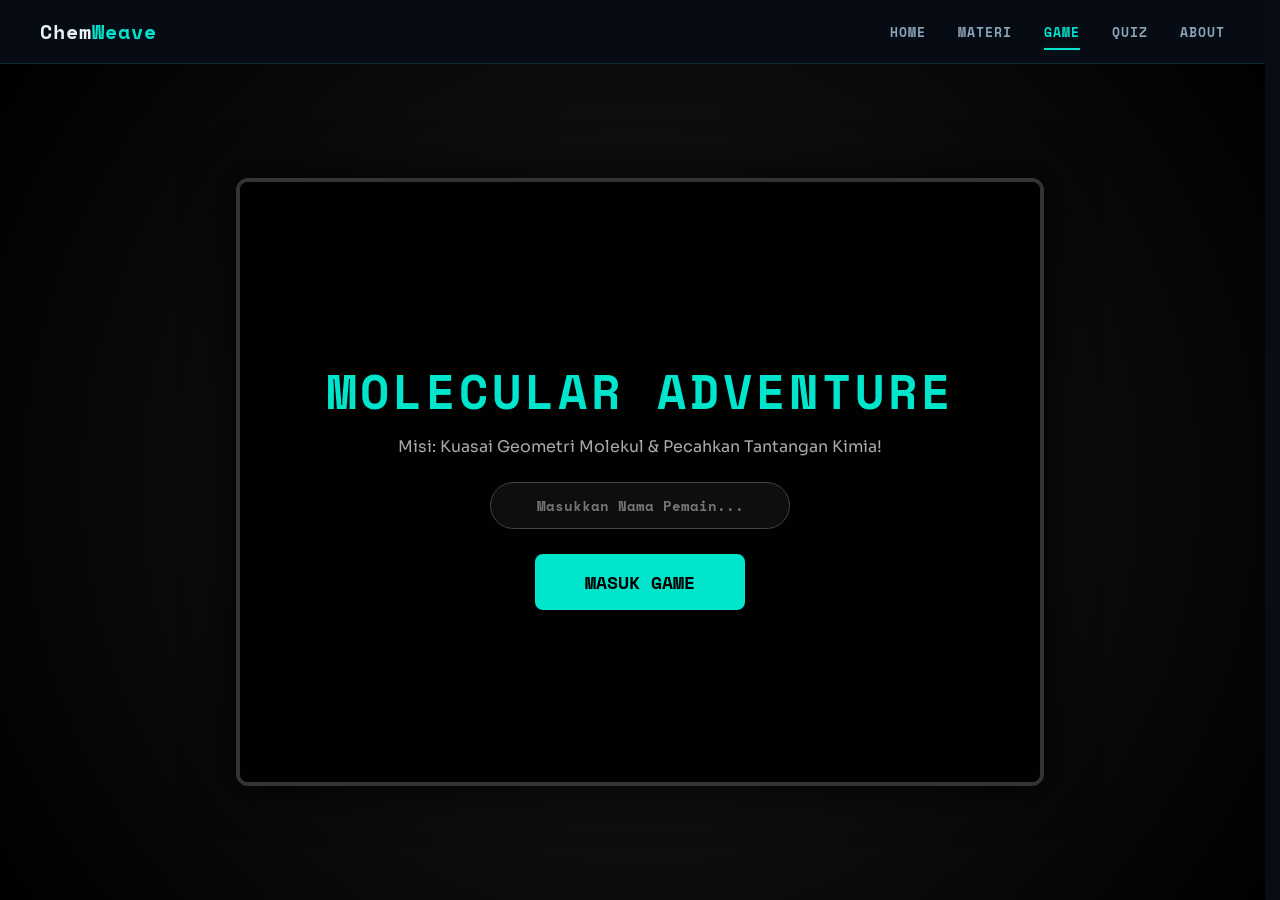
<file: game/index.html>
<!DOCTYPE html>
<html lang="id">
<head>
  <meta charset="UTF-8">
  <meta name="viewport" content="width=device-width, initial-scale=1.0">
  <title>Molecular Adventure - Chemical Platformer</title>
  <link rel="preconnect" href="https://fonts.googleapis.com">
  <link rel="preconnect" href="https://fonts.gstatic.com" crossorigin>
  <link href="https://fonts.googleapis.com/css2?family=Sora:wght@400;700&family=Space+Mono:wght@400;700&display=swap" rel="stylesheet">
  <link rel="stylesheet" href="../css/global.css">
  <style>
    body { background: #080c14; color: #fff; margin: 0; font-family: 'Sora', sans-serif; overflow: hidden; display: flex; flex-direction: column; height: 100vh; }
    
    .game-viewport { 
      flex: 1;
      width: 100vw; 
      display: flex; align-items: center; justify-content: center;
      background: radial-gradient(circle at center, #1a1a1a 0%, #000 100%);
    }



    .canvas-wrapper {
      position: relative;
      border: 4px solid #333;
      border-radius: 12px;
      box-shadow: 0 0 50px rgba(0,0,0,0.9);
      background: #000;
    }
    canvas { display: block; background: #0a0d14; cursor: crosshair; border-radius: 8px; }
    
    /* Overlay */
    .game-overlay {
      position: absolute; inset: 0;
      background: rgba(0,0,0,0.9);
      display: flex; flex-direction: column; align-items: center; justify-content: center;
      z-index: 100; backdrop-filter: blur(8px);
      border-radius: 8px;
    }
    .overlay-content { text-align: center; }
    .overlay-content h1 { font-family: 'Space Mono', monospace; font-size: 48px; color: var(--cyan); margin-bottom: 10px; text-transform: uppercase; letter-spacing: 4px; }
    .start-btn {
      background: var(--cyan); color: #000; border: none; padding: 15px 50px;
      font-family: 'Space Mono', monospace; font-weight: 700; font-size: 18px;
      border-radius: 8px; cursor: pointer; transition: 0.2s;
    }
    .start-btn:hover { transform: scale(1.1); box-shadow: 0 0 30px var(--cyan-glow); }
    
    .nav-back { position: absolute; top: 20px; right: 20px; color: #555; text-decoration: none; font-size: 14px; }

    /* MOBILE RESPONSIVE CANVAS & ON-SCREEN CONTROLS */
    @media (max-width: 1024px) {
      #gameCanvas {
        width: 100% !important;
        height: auto !important;
        max-width: 700px;
        max-height: 85vh;
      }
      .canvas-wrapper {
        padding: 10px;
        width: 100%;
        box-sizing: border-box;
        justify-content: center;
      }
      .game-container {
        margin: 10px auto;
        border-radius: 12px;
      }
      .control-guide {
        display: none !important;
      }
    }

    /* TOUCH CONTROLS FOR MOBILE */
    .touch-controls {
      display: none;
      position: fixed;
      bottom: 35px;
      left: 35px;
      right: 35px;
      justify-content: space-between;
      pointer-events: none;
      z-index: 999;
    }

    .touch-left-side, .touch-right-side {
      display: flex;
      gap: 15px;
      pointer-events: auto;
    }

    .touch-btn {
      width: 55px;
      height: 55px;
      border-radius: 50%;
      background: rgba(255, 255, 255, 0.08);
      border: 1px solid rgba(255, 255, 255, 0.15);
      color: rgba(255, 255, 255, 0.6);
      font-family: var(--sans);
      font-size: 22px;
      font-weight: bold;
      display: flex;
      align-items: center;
      justify-content: center;
      cursor: pointer;
      user-select: none;
      -webkit-user-select: none;
      backdrop-filter: blur(10px);
      -webkit-backdrop-filter: blur(10px);
      box-shadow: 0 4px 12px rgba(0,0,0,0.3);
      transition: all 0.2s ease;
    }

    .touch-btn:active {
      background: rgba(0, 210, 255, 0.25);
      border-color: #00d2ff;
      color: #00d2ff;
      box-shadow: 0 0 15px rgba(0, 210, 255, 0.4);
      transform: scale(0.9);
    }

    #touchSwap {
      background: rgba(0, 210, 255, 0.08);
      border-color: rgba(0, 210, 255, 0.3);
      color: rgba(0, 210, 255, 0.8);
      font-size: 18px;
      font-family: var(--mono);
    }

    #touchJump {
      background: rgba(241, 196, 15, 0.08);
      border-color: rgba(241, 196, 15, 0.3);
      color: rgba(241, 196, 15, 0.8);
    }

    @media (max-width: 1024px), (pointer: coarse) {
      .touch-controls {
        display: flex;
      }
    }

    /* PORTRAIT ORIENTATION WARNING FOR MOBILE */
    .orientation-warning {
      display: none;
      position: fixed;
      inset: 0;
      background: #080c14;
      z-index: 900;
      flex-direction: column;
      align-items: center;
      justify-content: center;
      padding: 30px;
      text-align: center;
      color: white;
    }

    @media (max-width: 1024px) and (orientation: portrait) {
      .orientation-warning {
        display: flex;
      }
    }

    @keyframes rotate-pulse {
      0% { transform: scale(1) rotate(0deg); opacity: 0.8; }
      50% { transform: scale(1.1) rotate(15deg); opacity: 1; }
      100% { transform: scale(1) rotate(0deg); opacity: 0.8; }
    }

    /* RESPONSIVE GAME OVERLAYS FOR MOBILE LANDSCAPE (max-height: 500px) */
    @media (max-height: 500px) {
      #gameCanvas {
        max-height: 65vh !important;
      }
      .canvas-wrapper {
        padding: 6px !important;
      }
      .main-nav {
        padding: 5px 15px !important;
        min-height: auto !important;
        height: 40px !important;
      }
      .nav-logo {
        font-size: 16px !important;
      }
      .nav-links a {
        font-size: 10px !important;
        padding: 2px 6px !important;
      }
      
      .game-overlay {
        align-items: center !important;
        justify-content: center !important;
        overflow: hidden !important;
        padding: 8px !important;
        box-sizing: border-box !important;
      }
      
      .overlay-content {
        margin: 0 auto !important;
      }

      #guideScreen {
        height: auto !important;
        max-height: 95% !important;
        width: 95% !important;
        padding: 12px 22px !important;
        border-radius: 12px !important;
        box-sizing: border-box !important;
        display: flex !important;
        flex-direction: column !important;
        overflow-y: auto !important;
      }
      #guideScreen.hidden {
        display: none !important;
      }
      #guideScreen h2 {
        font-size: 14px !important;
        margin-top: 0 !important;
        margin-bottom: 6px !important;
        letter-spacing: 1px !important;
        flex-shrink: 0 !important;
        text-align: center !important;
      }
      #guideScreen .guide-content-wrapper {
        display: grid !important;
        grid-template-columns: 1fr 1fr !important;
        gap: 6px 12px !important;
        margin-bottom: 6px !important;
        max-height: 110px !important;
        overflow-y: auto !important;
        padding-right: 4px !important;
        flex-shrink: 0 !important;
      }
      #guideScreen .guide-content-wrapper > div {
        gap: 5px !important;
        font-size: 9.5px !important;
        line-height: 1.3 !important;
      }
      #guideScreen .guide-content-wrapper > div > div {
        text-align: justify !important;
      }
      #guideScreen .guide-content-wrapper > div span {
        font-size: 12px !important;
      }
      #guideScreen .start-btn {
        margin-top: 2px !important;
        padding: 6px 15px !important;
        font-size: 10px !important;
        flex-shrink: 0 !important;
        width: 100% !important;
      }
      
      /* Intro Screen (Step 1) */
      #introScreen.hidden {
        display: none !important;
      }
      #introScreen h1 {
        font-size: 20px !important;
        margin-top: 0 !important;
        margin-bottom: 4px !important;
      }
      #introScreen p {
        margin-bottom: 10px !important;
        font-size: 10px !important;
      }
      #playerNameInput {
        margin-bottom: 10px !important;
        padding: 6px 15px !important;
        font-size: 12px !important;
        width: 200px !important;
      }
      #btnNext {
        padding: 6px 15px !important;
        font-size: 11px !important;
      }
    }
  </style>
</head>
<body>

  <!-- Screen Orientation Warning for Portrait Mobile -->
  <div class="orientation-warning">
    <div style="font-size: 36px; margin-bottom: 15px; animation: rotate-pulse 2s infinite ease-in-out; opacity: 0.85;">🔄</div>
    <h2 style="font-size: 18px; font-weight: bold; color: var(--cyan); margin-bottom: 8px; font-family: 'Sora', sans-serif; opacity: 0.8;">Rotate Your Phone</h2>
    <p style="font-size: 11px; color: #a0aab8; line-height: 1.4; max-width: 240px; font-family: 'Sora', sans-serif; margin: 0; opacity: 0.6;">You must rotate your phone to landscape mode to play this game.</p>
  </div>

  <nav class="main-nav">
    <a href="../index.html" class="nav-logo">Chem<span>Weave</span></a>
    <button class="nav-toggle" id="navToggle" aria-label="Toggle navigation">
      <span class="bar"></span>
      <span class="bar"></span>
      <span class="bar"></span>
    </button>
    <div class="nav-links">
      <a href="../index.html" class="nav-link">Home</a>
      <a href="../materi/index.html" class="nav-link">Materi</a>
      <a href="index.html" class="nav-link active">Game</a>
      <a href="../quiz/index.html" class="nav-link">Quiz</a>
      <a href="../about/index.html" class="nav-link">About</a>
    </div>
  </nav>

  <div class="game-viewport">
    <!-- On-Screen Touch Controls for Mobile (Fixed Outside Canvas) -->
    <div class="touch-controls" id="touchControls">
      <div class="touch-left-side">
        <button class="touch-btn" id="touchLeft">←</button>
        <button class="touch-btn" id="touchRight">→</button>
      </div>
      <div class="touch-right-side">
        <button class="touch-btn" id="touchSwap">C</button>
        <button class="touch-btn" id="touchJump">↑</button>
      </div>
    </div>

    <div style="display: flex; flex-direction: column; align-items: center;">
      <div id="gameContainer" class="canvas-wrapper">
        <canvas id="gameCanvas" width="800" height="600"></canvas>
        
        <div id="gameOverlay" class="game-overlay">
          <!-- SCREEN 1: LOGIN/INTRO -->
          <div class="overlay-content" id="introScreen">
            <h1>MOLECULAR ADVENTURE</h1>
            <p style="margin-bottom: 25px; color: #aaa;">Misi: Kuasai Geometri Molekul & Pecahkan Tantangan Kimia!</p>
            <input type="text" id="playerNameInput" placeholder="Masukkan Nama Pemain..." maxlength="20" style="display: block; width: 300px; margin: 0 auto 25px auto; padding: 12px 20px; font-family: 'Space Mono', monospace; font-size: 14px; font-weight: bold; text-align: center; border: 1px solid #444; border-radius: 30px; background: rgba(255, 255, 255, 0.05); color: #fff; box-shadow: 0 5px 15px rgba(0,0,0,0.3); outline: none; transition: 0.3s;" onfocus="this.style.borderColor='var(--cyan)'; this.style.boxShadow='0 0 15px var(--cyan-glow)';" onblur="this.style.borderColor='#444'; this.style.boxShadow='0 5px 15px rgba(0,0,0,0.3)';" />
            <button id="btnNext" class="start-btn">MASUK GAME</button>
          </div>

          <!-- SCREEN 2: HOW TO PLAY GUIDE -->
          <div class="overlay-content hidden" id="guideScreen" style="max-width: 520px; text-align: left; margin: 0 auto; background: rgba(10, 15, 25, 0.95); border: 1px solid var(--border); border-radius: 16px; padding: 25px 35px; box-shadow: 0 15px 50px rgba(0,0,0,0.8);">
            <h2 style="font-family: 'Space Mono', monospace; font-size: 22px; color: var(--cyan); text-align: center; margin-bottom: 20px; letter-spacing: 2px;">⚡ PANDUAN BERMAIN</h2>
            
            <div class="guide-content-wrapper" style="display: flex; flex-direction: column; gap: 15px; font-size: 13px; line-height: 1.6; color: #ccc; margin-bottom: 25px; font-family: 'Sora', sans-serif;">
              <div style="display: flex; gap: 12px; align-items: flex-start;">
                <span style="font-size: 18px;">🕹️</span>
                <div>
                  <strong style="color: #fff; display: block; margin-bottom: 2px;">Pergerakan Karakter</strong>
                  Gunakan tombol <span style="font-family: var(--mono); color: var(--cyan); background: rgba(255,255,255,0.05); padding: 2px 6px; border-radius: 4px; font-size: 11px;">WASD</span> atau <span style="font-family: var(--mono); color: var(--cyan); background: rgba(255,255,255,0.05); padding: 2px 6px; border-radius: 4px; font-size: 11px;">Tombol Arah</span> untuk berlari dan melompat.
                </div>
              </div>

              <div style="display: flex; gap: 12px; align-items: flex-start;">
                <span style="font-size: 18px;">🧪</span>
                <div>
                  <strong style="color: #fff; display: block; margin-bottom: 2px;">Kekuatan Molekul & Swap</strong>
                  Tekan tombol <span style="font-family: var(--mono); color: #a855f7; background: rgba(255,255,255,0.05); padding: 2px 6px; border-radius: 4px; font-size: 11px;">C</span> untuk menukar molekul aktif. Setiap molekul memiliki kekuatan spasial unik:
                  <ul style="margin: 5px 0 0 15px; padding: 0; list-style-type: square; color: #aaa;">
                    <li><strong style="color: var(--cyan);">H₂O</strong>: Memadamkan kobaran api.</li>
                    <li><strong style="color: #e74c3c;">HCl</strong>: Mengikis & melarutkan rintangan besi (Fe).</li>
                  </ul>
                </div>
              </div>

              <div style="display: flex; gap: 12px; align-items: flex-start;">
                <span style="font-size: 18px;">⚠️</span>
                <div>
                  <strong style="color: #f1c40f; display: block; margin-bottom: 2px;">Sistem Penalti & Bahaya</strong>
                  Menabrak rintangan atau genangan asam dengan molekul yang salah akan memberikan <span style="color: #e74c3c; font-weight: bold;">PENALTI</span> berupa pengurangan darah (HP) atau kematian instan!
                </div>
              </div>

              <div style="display: flex; gap: 12px; align-items: flex-start;">
                <span style="font-size: 18px;">🚀</span>
                <div>
                  <strong style="color: #fff; display: block; margin-bottom: 2px;">Restart Rute</strong>
                  Tekan tombol <span style="font-family: var(--mono); color: #f1c40f; background: rgba(255,255,255,0.05); padding: 2px 6px; border-radius: 4px; font-size: 11px;">Spacebar</span> untuk merestart stage jika terjebak.
                </div>
              </div>
            </div>

            <div style="text-align: center;">
              <button id="btnStart" class="start-btn" style="width: 100%;">MULAI PETUALANGAN →</button>
            </div>
          </div>
        </div>
      </div>
    </div>
  </div>

  <script src="game.js"></script>
  <script>
    const navToggle = document.getElementById('navToggle');
    const navLinks = document.querySelector('.nav-links');
    if (navToggle && navLinks) {
      navToggle.addEventListener('click', () => {
        navToggle.classList.toggle('open');
        navLinks.classList.toggle('show');
      });
    }

    // Toggle Intro & Guide Screens
    const btnNext = document.getElementById('btnNext');
    const introScreen = document.getElementById('introScreen');
    const guideScreen = document.getElementById('guideScreen');
    if (btnNext && introScreen && guideScreen) {
      btnNext.addEventListener('click', () => {
        introScreen.classList.add('hidden');
        guideScreen.classList.remove('hidden');
      });
    }
  </script>
</body>
</html>
</file>
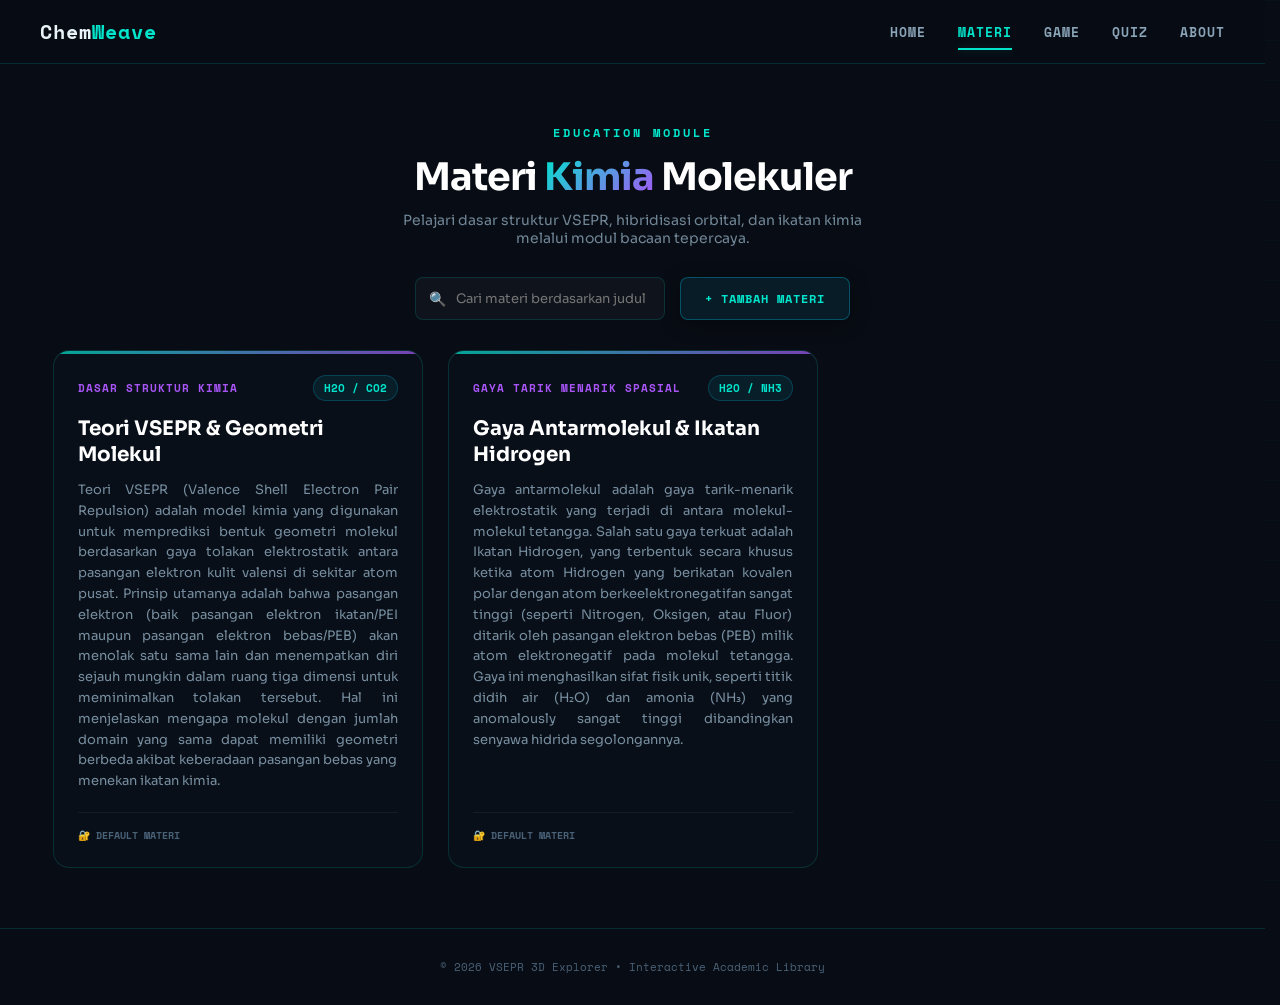
<file: materi/index.html>
<!DOCTYPE html>
<html lang="id">
<head>
  <meta charset="UTF-8">
  <meta name="viewport" content="width=device-width, initial-scale=1.0">
  <title>ChemWeave 3D - Materi Pembelajaran</title>
  <link rel="preconnect" href="https://fonts.googleapis.com">
  <link rel="preconnect" href="https://fonts.gstatic.com" crossorigin>
  <link href="https://fonts.googleapis.com/css2?family=Sora:wght@300;400;600;700&family=Space+Mono:wght@400;700&display=swap" rel="stylesheet">
  <link rel="stylesheet" href="../css/global.css">
  <style>
    body {
      background: #080c14;
      color: var(--text);
      font-family: 'Sora', sans-serif;
      min-height: 100vh;
      display: flex;
      flex-direction: column;
    }

    /* Background Grid */
    .bg-grid {
      position: fixed;
      inset: 0;
      background-image: 
        linear-gradient(rgba(0, 210, 255, 0.03) 1px, transparent 1px),
        linear-gradient(90deg, rgba(0, 210, 255, 0.03) 1px, transparent 1px);
      background-size: 40px 40px;
      pointer-events: none;
      z-index: -1;
    }

    /* Page Header */
    .header-section {
      text-align: center;
      padding: 60px 20px 30px;
      position: relative;
    }
    .header-label {
      font-family: var(--mono);
      font-size: 12px;
      font-weight: 700;
      color: var(--cyan);
      text-transform: uppercase;
      letter-spacing: 3px;
      margin-bottom: 12px;
    }
    .header-title {
      font-size: 38px;
      font-weight: 700;
      letter-spacing: -1px;
      margin: 0;
      color: #fff;
    }
    .header-title span {
      background: linear-gradient(135deg, var(--cyan) 0%, #a855f7 100%);
      -webkit-background-clip: text;
      -webkit-text-fill-color: transparent;
    }
    .header-sub {
      color: var(--text2);
      font-size: 14px;
      margin-top: 10px;
      max-width: 500px;
      margin-left: auto;
      margin-right: auto;
      opacity: 0.8;
    }

    /* Control Bar */
    .control-bar {
      max-width: 1200px;
      margin: 0 auto 30px;
      padding: 0 20px;
      display: flex;
      justify-content: space-between;
      align-items: center;
      gap: 15px;
      flex-wrap: wrap;
    }

    .search-wrapper {
      position: relative;
      flex: 1;
      max-width: 400px;
      min-width: 250px;
    }
    .search-input {
      width: 100%;
      background: rgba(255, 255, 255, 0.03);
      border: 1px solid var(--border);
      border-radius: 8px;
      padding: 12px 16px 12px 40px;
      color: var(--text);
      font-family: inherit;
      font-size: 13px;
      transition: all 0.3s ease;
      box-sizing: border-box;
    }
    .search-input:focus {
      border-color: var(--cyan);
      box-shadow: 0 0 15px rgba(0, 210, 255, 0.15);
      outline: none;
      background: rgba(255, 255, 255, 0.05);
    }
    .search-icon {
      position: absolute;
      left: 14px;
      top: 50%;
      transform: translateY(-50%);
      color: var(--text3);
      font-size: 14px;
      pointer-events: none;
    }

    .btn-add-material {
      background: rgba(0, 210, 255, 0.08);
      border: 1px solid rgba(0, 210, 255, 0.3);
      color: var(--cyan);
      font-family: var(--mono);
      font-weight: 700;
      font-size: 12px;
      text-transform: uppercase;
      letter-spacing: 1px;
      padding: 12px 24px;
      border-radius: 8px;
      cursor: pointer;
      display: flex;
      align-items: center;
      gap: 8px;
      transition: all 0.3s cubic-bezier(0.4, 0, 0.2, 1);
      box-shadow: 0 4px 20px rgba(0, 0, 0, 0.3);
    }
    .btn-add-material:hover {
      background: var(--cyan);
      color: #000;
      box-shadow: 0 0 25px rgba(0, 210, 255, 0.4);
      transform: translateY(-2px);
    }

    /* Materials Grid */
    .materials-grid {
      max-width: 1200px;
      margin: 0 auto 60px;
      padding: 0 20px;
      display: grid;
      grid-template-columns: repeat(auto-fill, minmax(350px, 1fr));
      gap: 25px;
    }

    .material-card {
      background: rgba(13, 20, 32, 0.45);
      border: 1px solid var(--border);
      border-radius: 16px;
      padding: 24px;
      position: relative;
      overflow: hidden;
      backdrop-filter: blur(20px);
      -webkit-backdrop-filter: blur(20px);
      transition: all 0.4s cubic-bezier(0.4, 0, 0.2, 1);
      display: flex;
      flex-direction: column;
      height: 100%;
      box-sizing: border-box;
      box-shadow: inset 0 1px 0 rgba(255,255,255,0.05);
    }

    .material-card::before {
      content: '';
      position: absolute;
      top: 0; left: 0; right: 0;
      height: 3px;
      background: linear-gradient(90deg, var(--cyan) 0%, #a855f7 100%);
      opacity: 0.7;
    }

    .material-card:hover {
      transform: translateY(-5px);
      border-color: rgba(0, 210, 255, 0.4);
      box-shadow: 0 20px 40px rgba(0, 0, 0, 0.5), 0 0 30px rgba(0, 210, 255, 0.1);
    }

    .card-meta {
      display: flex;
      justify-content: space-between;
      align-items: center;
      margin-bottom: 15px;
    }

    .card-category {
      font-family: var(--mono);
      font-size: 11px;
      font-weight: 700;
      color: #a855f7;
      text-transform: uppercase;
      letter-spacing: 1px;
    }

    .card-formula-tag {
      font-family: var(--mono);
      font-size: 11px;
      background: rgba(0, 210, 255, 0.08);
      border: 1px solid rgba(0, 210, 255, 0.2);
      color: var(--cyan);
      padding: 4px 10px;
      border-radius: 20px;
      font-weight: bold;
    }

    .card-title {
      font-size: 20px;
      font-weight: 700;
      color: #fff;
      margin: 0 0 12px;
      line-height: 1.3;
    }

    .card-desc {
      font-size: 13px;
      color: var(--text2);
      line-height: 1.6;
      flex: 1;
      margin-bottom: 20px;
      opacity: 0.85;
      text-align: justify;
    }

    .card-actions {
      display: flex;
      justify-content: space-between;
      align-items: center;
      padding-top: 15px;
      border-top: 1px solid rgba(255, 255, 255, 0.05);
    }

    .btn-delete {
      background: transparent;
      border: none;
      color: #ef4444;
      font-size: 12px;
      font-family: var(--mono);
      cursor: pointer;
      padding: 4px 8px;
      border-radius: 4px;
      transition: all 0.2s ease;
      opacity: 0.6;
    }
    .btn-delete:hover {
      opacity: 1;
      background: rgba(239, 68, 68, 0.1);
    }

    /* Modal dialog */
    .modal-overlay {
      position: fixed;
      inset: 0;
      background: rgba(0,0,0,0.8);
      backdrop-filter: blur(12px);
      -webkit-backdrop-filter: blur(12px);
      z-index: 2000;
      display: flex;
      align-items: center;
      justify-content: center;
      opacity: 0;
      pointer-events: none;
      transition: all 0.3s ease;
      padding: 20px;
      box-sizing: border-box;
    }
    .modal-overlay.show {
      opacity: 1;
      pointer-events: auto;
    }

    .modal-box {
      background: rgba(13, 20, 32, 0.95);
      border: 1px solid var(--border);
      border-radius: 20px;
      width: 100%;
      max-width: 550px;
      box-sizing: border-box;
      box-shadow: 0 30px 60px rgba(0,0,0,0.8), 0 0 50px rgba(0, 210, 255, 0.1);
      transform: translateY(20px);
      transition: all 0.3s cubic-bezier(0.4, 0, 0.2, 1);
      overflow: hidden;
    }
    .modal-overlay.show .modal-box {
      transform: translateY(0);
    }

    .modal-header {
      padding: 24px 30px;
      border-bottom: 1px solid rgba(255,255,255,0.05);
      display: flex;
      justify-content: space-between;
      align-items: center;
    }
    .modal-title {
      font-size: 20px;
      font-weight: 700;
      color: #fff;
      margin: 0;
    }
    .modal-close {
      background: transparent;
      border: none;
      color: var(--text3);
      font-size: 24px;
      cursor: pointer;
      transition: 0.2s;
    }
    .modal-close:hover {
      color: #fff;
    }

    .modal-body {
      padding: 30px;
    }

    .form-group {
      margin-bottom: 20px;
    }
    .form-label {
      display: block;
      font-family: var(--mono);
      font-size: 11px;
      font-weight: 700;
      color: var(--text2);
      text-transform: uppercase;
      margin-bottom: 8px;
      letter-spacing: 1px;
    }
    .form-input, .form-textarea {
      width: 100%;
      background: rgba(255, 255, 255, 0.03);
      border: 1px solid var(--border);
      border-radius: 8px;
      padding: 12px;
      color: #fff;
      font-family: inherit;
      font-size: 13px;
      box-sizing: border-box;
      transition: 0.3s;
    }
    .form-input:focus, .form-textarea:focus {
      border-color: var(--cyan);
      outline: none;
      background: rgba(255, 255, 255, 0.06);
    }
    .form-textarea {
      resize: vertical;
      min-height: 120px;
    }

    .modal-actions {
      display: flex;
      justify-content: flex-end;
      gap: 15px;
      margin-top: 10px;
    }
    .btn-cancel {
      background: transparent;
      border: 1px solid var(--border);
      color: var(--text2);
      font-family: var(--mono);
      font-weight: 700;
      padding: 12px 24px;
      border-radius: 8px;
      cursor: pointer;
      font-size: 12px;
      transition: 0.2s;
    }
    .btn-cancel:hover {
      background: rgba(255,255,255,0.05);
      color: #fff;
    }
    .btn-submit {
      background: var(--cyan);
      border: none;
      color: #000;
      font-family: var(--mono);
      font-weight: 700;
      padding: 12px 30px;
      border-radius: 8px;
      cursor: pointer;
      font-size: 12px;
      transition: 0.2s;
      box-shadow: 0 4px 15px rgba(0, 210, 255, 0.2);
    }
    .btn-submit:hover {
      box-shadow: 0 0 25px rgba(0, 210, 255, 0.4);
      transform: translateY(-1px);
    }

    /* Empty state */
    .empty-state {
      grid-column: 1 / -1;
      text-align: center;
      padding: 60px 20px;
      color: var(--text3);
      font-family: var(--mono);
      font-size: 14px;
    }

    /* Responsive */
    @media (max-width: 768px) {
      .materials-grid {
        grid-template-columns: 1fr;
      }
      .header-title {
        font-size: 32px;
      }
      .control-bar {
        flex-direction: column;
        align-items: stretch;
      }
      .search-wrapper {
        max-width: 100%;
      }
    }
  </style>
</head>
<body>

  <div class="bg-grid"></div>

  <!-- NAVIGATION -->
  <nav class="main-nav">
    <a href="../index.html" class="nav-logo">Chem<span>Weave</span></a>
    <button class="nav-toggle" id="navToggle" aria-label="Toggle navigation">
      <span class="bar"></span>
      <span class="bar"></span>
      <span class="bar"></span>
    </button>
    <div class="nav-links">
      <a href="../index.html" class="nav-link">Home</a>
      <a href="index.html" class="nav-link active">Materi</a>
      <a href="../game/index.html" class="nav-link">Game</a>
      <a href="../quiz/index.html" class="nav-link">Quiz</a>
      <a href="../about/index.html" class="nav-link">About</a>
    </div>
  </nav>

  <!-- HEADER -->
  <header class="header-section">
    <div class="header-label">Education Module</div>
    <h1 class="header-title">Materi <span>Kimia</span> Molekuler</h1>
    <p class="header-sub">Pelajari dasar struktur VSEPR, hibridisasi orbital, dan ikatan kimia melalui modul bacaan tepercaya.</p>
  </header>

  <!-- CONTROLS -->
  <section class="control-bar">
    <div class="search-wrapper">
      <span class="search-icon">🔍</span>
      <input type="text" id="searchInput" class="search-input" placeholder="Cari materi berdasarkan judul atau rumus...">
    </div>
    <button class="btn-add-material" id="btnAddMaterial">
      <span>+</span> Tambah Materi
    </button>
  </section>

  <!-- MATERIALS GRID -->
  <main class="materials-grid" id="materialsGrid">
    <!-- Rendered dynamically -->
  </main>

  <!-- ADD MATERIAL MODAL -->
  <div class="modal-overlay" id="modalOverlay">
    <div class="modal-box">
      <div class="modal-header">
        <h2 class="modal-title">Tambah Materi Baru</h2>
        <button class="modal-close" id="modalClose">&times;</button>
      </div>
      <div class="modal-body">
        <form id="materialForm" onsubmit="event.preventDefault();">
          <div class="form-group">
            <label class="form-label" for="matTitle">Judul Materi</label>
            <input type="text" id="matTitle" class="form-input" placeholder="Contoh: Ikatan Kovalen Koordinasi" required>
          </div>
          <div class="form-group">
            <label class="form-label" for="matCategory">Subjudul / Kategori</label>
            <input type="text" id="matCategory" class="form-input" placeholder="Contoh: Kimia Anorganik Dasar" required>
          </div>
          <div class="form-group">
            <label class="form-label" for="matFormula">Rumus Kimia Terkait</label>
            <input type="text" id="matFormula" class="form-input" placeholder="Contoh: NH3 / H2O" required>
          </div>
          <div class="form-group">
            <label class="form-label" for="matDesc">Konten Materi Lengkap</label>
            <textarea id="matDesc" class="form-textarea" placeholder="Tulis penjelasan tepercaya dan mendalam mengenai topik materi ini..." required></textarea>
          </div>
          <div class="modal-actions">
            <button type="button" class="btn-cancel" id="btnCancel">Batal</button>
            <button type="submit" class="btn-submit">Simpan Materi</button>
          </div>
        </form>
      </div>
    </div>
  </div>

  <!-- TOAST NOTIFICATION -->
  <div class="toast-overlay" id="toastOverlay">
    <div class="toast-box">
      <div class="toast-icon">✓</div>
      <div class="toast-msg">Materi berhasil disimpan!</div>
    </div>
  </div>

  <!-- FOOTER -->
  <footer style="margin-top: auto; padding: 30px; text-align: center; border-top: 1px solid var(--border); font-family: var(--mono); font-size: 11px; color: var(--text3);">
    &copy; 2026 VSEPR 3D Explorer &bull; Interactive Academic Library
  </footer>

  <script>
    // Seeding default premium lessons
    const DEFAULT_MATERIALS = [
      {
        id: "default_vsepr",
        title: "Teori VSEPR & Geometri Molekul",
        category: "Dasar Struktur Kimia",
        formula: "H2O / CO2",
        desc: "Teori VSEPR (Valence Shell Electron Pair Repulsion) adalah model kimia yang digunakan untuk memprediksi bentuk geometri molekul berdasarkan gaya tolakan elektrostatik antara pasangan elektron kulit valensi di sekitar atom pusat. Prinsip utamanya adalah bahwa pasangan elektron (baik pasangan elektron ikatan/PEI maupun pasangan elektron bebas/PEB) akan menolak satu sama lain dan menempatkan diri sejauh mungkin dalam ruang tiga dimensi untuk meminimalkan tolakan tersebut. Hal ini menjelaskan mengapa molekul dengan jumlah domain yang sama dapat memiliki geometri berbeda akibat keberadaan pasangan bebas yang menekan ikatan kimia."
      },
      {
        id: "default_hbond",
        title: "Gaya Antarmolekul & Ikatan Hidrogen",
        category: "Gaya Tarik Menarik Spasial",
        formula: "H2O / NH3",
        desc: "Gaya antarmolekul adalah gaya tarik-menarik elektrostatik yang terjadi di antara molekul-molekul tetangga. Salah satu gaya terkuat adalah Ikatan Hidrogen, yang terbentuk secara khusus ketika atom Hidrogen yang berikatan kovalen polar dengan atom berkeelektronegatifan sangat tinggi (seperti Nitrogen, Oksigen, atau Fluor) ditarik oleh pasangan elektron bebas (PEB) milik atom elektronegatif pada molekul tetangga. Gaya ini menghasilkan sifat fisik unik, seperti titik didih air (H₂O) dan amonia (NH₃) yang anomalously sangat tinggi dibandingkan senyawa hidrida segolongannya."
      }
    ];

    let materials = [];

    // Initialize Materials
    function initMaterials() {
      const stored = localStorage.getItem('chemical_materials');
      if (stored) {
        materials = JSON.parse(stored);
      } else {
        materials = [...DEFAULT_MATERIALS];
        localStorage.setItem('chemical_materials', JSON.stringify(materials));
      }
      renderMaterials();
    }

    // Render Materials grid
    function renderMaterials(filterQuery = '') {
      const grid = document.getElementById('materialsGrid');
      if (!grid) return;
      grid.innerHTML = '';

      const query = filterQuery.toLowerCase().trim();
      const filtered = materials.filter(m => 
        m.title.toLowerCase().includes(query) || 
        m.category.toLowerCase().includes(query) ||
        m.formula.toLowerCase().includes(query) ||
        m.desc.toLowerCase().includes(query)
      );

      if (filtered.length === 0) {
        grid.innerHTML = `<div class="empty-state">Tidak ada materi yang cocok dengan pencarian "${filterQuery}"</div>`;
        return;
      }

      filtered.forEach(m => {
        const isDefault = m.id.startsWith('default_');
        const card = document.createElement('article');
        card.className = 'material-card';
        card.innerHTML = `
          <div class="card-meta">
            <span class="card-category">${escapeHtml(m.category)}</span>
            <span class="card-formula-tag">${escapeHtml(m.formula)}</span>
          </div>
          <h3 class="card-title">${escapeHtml(m.title)}</h3>
          <p class="card-desc">${escapeHtml(m.desc)}</p>
          <div class="card-actions">
            <span style="font-family: var(--mono); font-size: 10px; color: var(--text3); font-weight: bold;">
              ${isDefault ? '🔐 DEFAULT MATERI' : '📂 USER ADDED'}
            </span>
            ${!isDefault ? `<button class="btn-delete" onclick="deleteMaterial('${m.id}')">Hapus</button>` : ''}
          </div>
        `;
        grid.appendChild(card);
      });
    }

    // Add New Material
    function saveNewMaterial(title, category, formula, desc) {
      const newMat = {
        id: 'user_' + Date.now(),
        title: title,
        category: category,
        formula: formula,
        desc: desc
      };
      materials.push(newMat);
      localStorage.setItem('chemical_materials', JSON.stringify(materials));
      renderMaterials();
      showToast('Materi berhasil ditambahkan!');
    }

    // Delete Material
    window.deleteMaterial = function(id) {
      if (confirm('Apakah Anda yakin ingin menghapus materi ini?')) {
        materials = materials.filter(m => m.id !== id);
        localStorage.setItem('chemical_materials', JSON.stringify(materials));
        renderMaterials(document.getElementById('searchInput').value);
        showToast('Materi berhasil dihapus!');
      }
    };

    // Helper: Toast
    function showToast(msg) {
      const toast = document.getElementById('toastOverlay');
      if (!toast) return;
      toast.querySelector('.toast-msg').textContent = msg;
      toast.classList.add('show');
      setTimeout(() => toast.classList.remove('show'), 2500);
    }

    // Helper: Escape HTML
    function escapeHtml(str) {
      return str
        .replace(/&/g, "&amp;")
        .replace(/</g, "&lt;")
        .replace(/>/g, "&gt;")
        .replace(/"/g, "&quot;")
        .replace(/'/g, "&#039;");
    }

    // Setup interactive events
    document.addEventListener('DOMContentLoaded', () => {
      initMaterials();

      // Search event
      document.getElementById('searchInput')?.addEventListener('input', (e) => {
        renderMaterials(e.target.value);
      });

      // Modal handles
      const modal = document.getElementById('modalOverlay');
      const btnAdd = document.getElementById('btnAddMaterial');
      const btnClose = document.getElementById('modalClose');
      const btnCancel = document.getElementById('btnCancel');
      const form = document.getElementById('materialForm');

      function openModal() {
        modal?.classList.add('show');
        form?.reset();
      }
      function closeModal() {
        modal?.classList.remove('show');
      }

      btnAdd?.addEventListener('click', openModal);
      btnClose?.addEventListener('click', closeModal);
      btnCancel?.addEventListener('click', closeModal);
      
      modal?.addEventListener('click', (e) => {
        if (e.target === modal) closeModal();
      });

      // Form Submit
      form?.addEventListener('submit', (e) => {
        e.preventDefault();
        const title = document.getElementById('matTitle').value;
        const category = document.getElementById('matCategory').value;
        const formula = document.getElementById('matFormula').value;
        const desc = document.getElementById('matDesc').value;

        if (title && category && formula && desc) {
          saveNewMaterial(title, category, formula, desc);
          closeModal();
        }
      });

      // Mobile Navbar toggle
      const navToggle = document.getElementById('navToggle');
      const navLinks = document.querySelector('.nav-links');
      if (navToggle && navLinks) {
        navToggle.addEventListener('click', () => {
          navToggle.classList.toggle('open');
          navLinks.classList.toggle('open');
        });
      }
    });
  </script>
</body>
</html>
</file>
<file: css/global.css>
/* ============================================================
   GLOBAL CSS - Shared across all pages
   ============================================================ */
*, *::before, *::after { box-sizing: border-box; margin: 0; padding: 0; }

:root {
  --bg:         #080c14;
  --bg2:        #0d1420;
  --surface:    #141e2e;
  --surface2:   #1a2640;
  --cyan:       #00e5cc;
  --cyan2:      #00b8a3;
  --cyan-dim:   rgba(0,229,204,0.12);
  --cyan-glow:  rgba(0,229,204,0.25);
  --text:       #e8f4f8;
  --text2:      #8ba5b8;
  --text3:      #4a6278;
  --border:     rgba(0,229,204,0.15);
  --border2:    rgba(0,229,204,0.3);
  --mono:       'Space Mono', monospace;
  --sans:       'Sora', sans-serif;
}

html {
  scrollbar-gutter: stable;
}
html, body {
  overflow-x: hidden;
  width: 100%;
  position: relative;
  background: var(--bg);
  color: var(--text);
  font-family: var(--sans);
  min-height: 100vh;
}

.hidden { display: none !important; }

/* SHARED LABEL */
.section-label {
  font-family: var(--mono);
  font-size: 10px;
  color: var(--cyan);
  letter-spacing: 2px;
  text-transform: uppercase;
  margin-bottom: 14px;
  display: flex;
  align-items: center;
  gap: 8px;
}
.section-label::after {
  content: '';
  flex: 1;
  height: 1px;
  background: var(--border);
}

/* NAVIGATION */
.main-nav {
  position: sticky;
  top: 0;
  z-index: 1000;
  height: 64px;
  background: rgba(8, 12, 20, 0.8);
  backdrop-filter: blur(12px);
  border-bottom: 1px solid var(--border);
  display: flex;
  align-items: center;
  justify-content: space-between;
  padding: 0 40px;
}
.nav-logo {
  font-family: var(--mono);
  font-size: 20px;
  font-weight: 700;
  color: var(--text);
  letter-spacing: 1px;
  text-decoration: none;
}
.nav-logo span { color: var(--cyan); }
.nav-links { display: flex; gap: 32px; }
.nav-link {
  text-decoration: none;
  font-family: var(--mono);
  font-size: 13px;
  font-weight: 700;
  color: var(--text2);
  text-transform: uppercase;
  letter-spacing: 1px;
  transition: all 0.3s ease;
  position: relative;
  padding: 8px 0;
}
.nav-link:hover, .nav-link.active { color: var(--cyan); }
.nav-link::after {
  content: '';
  position: absolute;
  bottom: 0;
  left: 0;
  width: 0;
  height: 2px;
  background: var(--cyan);
  transition: width 0.3s ease;
  box-shadow: 0 0 10px var(--cyan-glow);
}
.nav-link.active::after { width: 100%; }

/* TOAST */
.toast-overlay {
  position: fixed;
  top: 0; left: 0; right: 0; bottom: 0;
  display: flex;
  align-items: center;
  justify-content: center;
  z-index: 9999;
  pointer-events: none;
  opacity: 0;
  visibility: hidden;
  transition: opacity 0.3s ease, visibility 0.3s ease;
}
.toast-overlay.show { opacity: 1; visibility: visible; }
.toast-box {
  background: var(--surface);
  border: 1px solid var(--border2);
  border-radius: 12px;
  padding: 24px 40px;
  text-align: center;
  box-shadow: 0 0 50px var(--cyan-glow), 0 10px 40px rgba(0,0,0,0.6);
  pointer-events: auto;
  display: flex;
  flex-direction: column;
  align-items: center;
  gap: 12px;
}
.toast-box.error { border-color: #dc3c3c; box-shadow: 0 0 50px rgba(220,60,60,0.3), 0 10px 40px rgba(0,0,0,0.6); }
.toast-icon { font-size: 32px; }
.toast-msg { font-size: 16px; font-weight: 600; }

/* RESPONSIVE GLOBAL */
@media (max-width: 900px) {
  .main-nav { padding: 0 20px; }
  .nav-links { gap: 16px; }
  .nav-link { font-size: 11px; }
}

/* HAMBURGER TOGGLE STYLE */
.nav-toggle {
  display: none;
  flex-direction: column;
  justify-content: space-between;
  width: 24px;
  height: 18px;
  background: transparent;
  border: none;
  cursor: pointer;
  padding: 0;
  z-index: 1001;
}

.nav-toggle .bar {
  width: 100%;
  height: 2px;
  background-color: var(--text);
  border-radius: 2px;
  transition: all 0.3s cubic-bezier(0.25, 1, 0.3, 1);
}

@media (max-width: 768px) {
  .nav-toggle {
    display: flex;
  }
  
  .nav-toggle.open .bar:nth-child(1) {
    transform: translateY(8px) rotate(45deg);
  }
  
  .nav-toggle.open .bar:nth-child(2) {
    opacity: 0;
  }
  
  .nav-toggle.open .bar:nth-child(3) {
    transform: translateY(-8px) rotate(-45deg);
  }

  .nav-links {
    display: none;
    flex-direction: column;
    position: absolute;
    top: 64px;
    left: 0;
    width: 100%;
    background: rgba(10, 10, 15, 0.96);
    backdrop-filter: blur(20px);
    -webkit-backdrop-filter: blur(20px);
    border-bottom: 1px solid var(--border);
    padding: 24px;
    gap: 20px;
    box-sizing: border-box;
    z-index: 999;
    box-shadow: 0 15px 40px rgba(0,0,0,0.6);
  }
  
  .nav-links.show {
    display: flex;
  }
  
  .nav-link {
    width: 100%;
    padding: 10px 0;
    font-size: 16px;
    border-bottom: 1px solid rgba(255,255,255,0.03);
  }
  .nav-link:last-child {
    border-bottom: none;
  }
}

/* GLOBAL PAGE ENTRANCE ANIMATIONS */
main, .game-viewport {
  animation: pageFadeUp 1.2s cubic-bezier(0.25, 1, 0.3, 1) forwards;
}

@keyframes pageFadeUp {
  from {
    opacity: 0;
    transform: translateY(15px);
  }
  to {
    opacity: 1;
    transform: translateY(0);
  }
}
</file>
